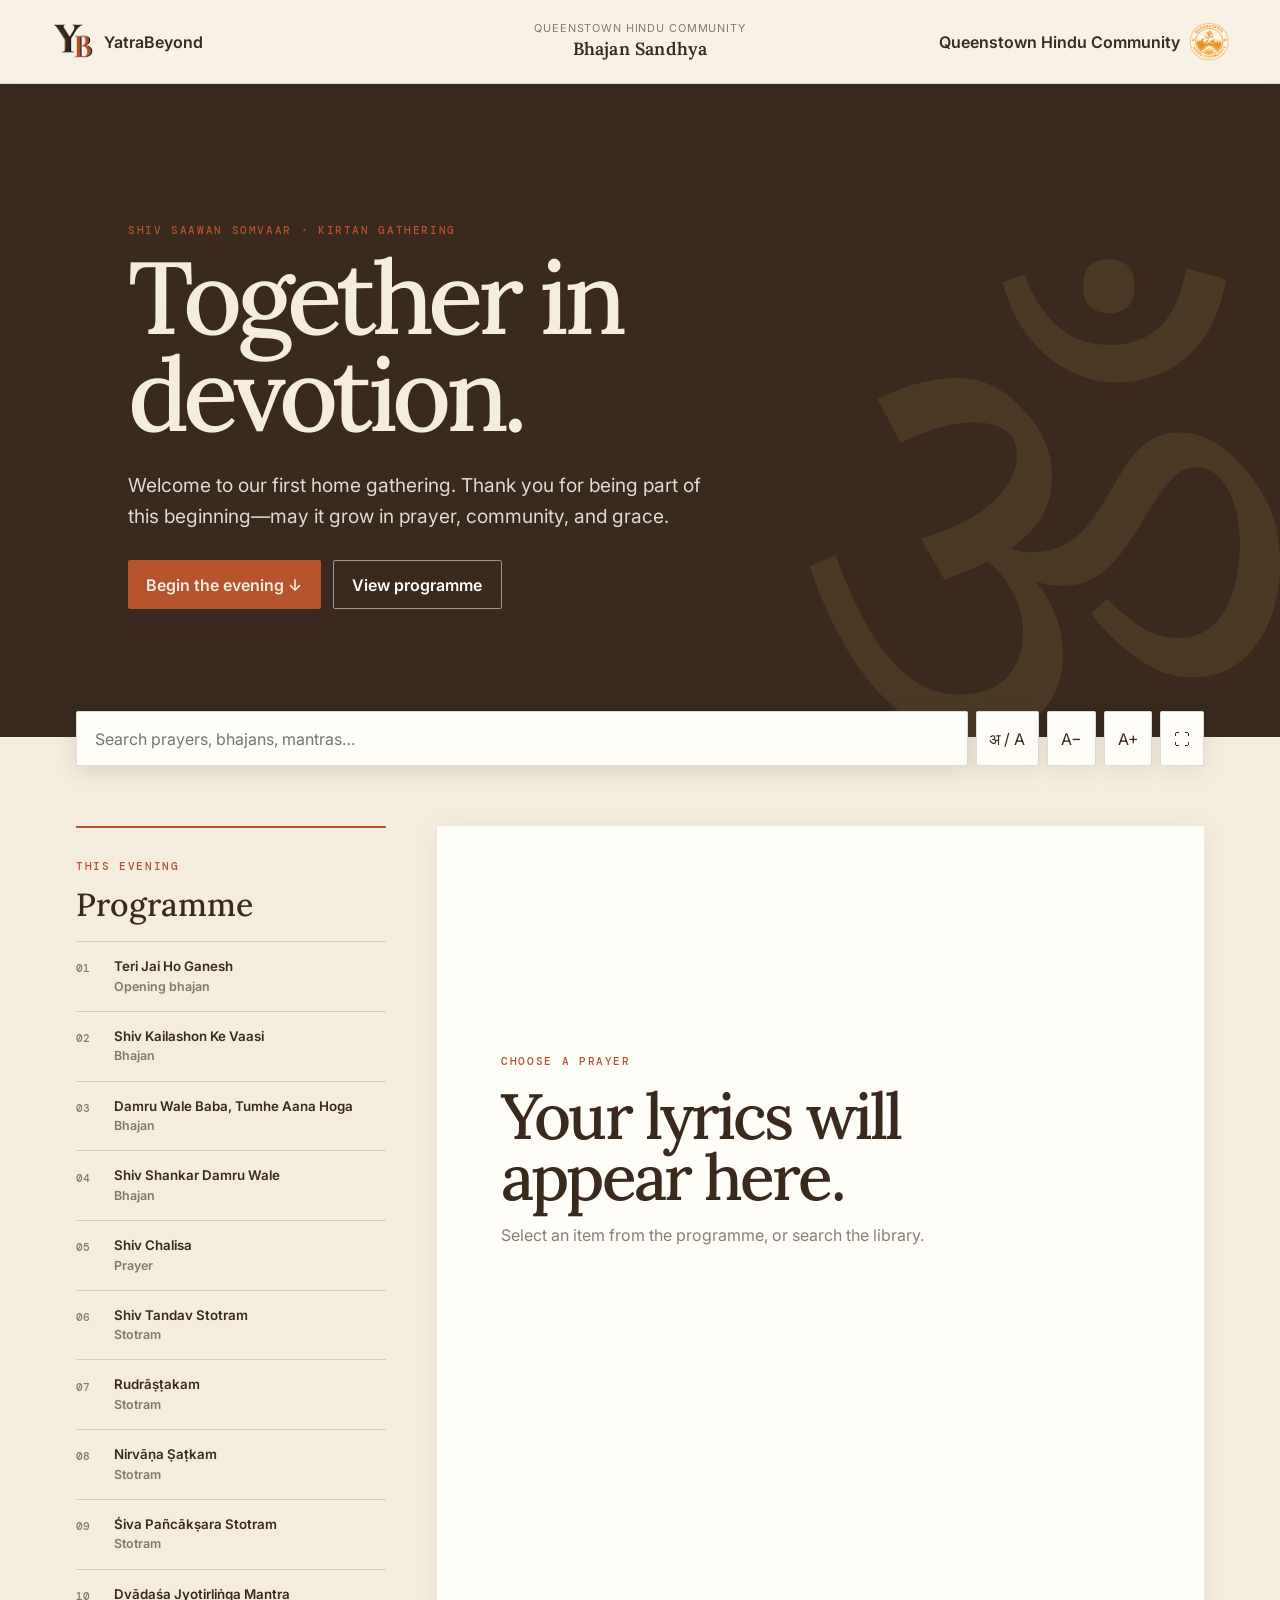
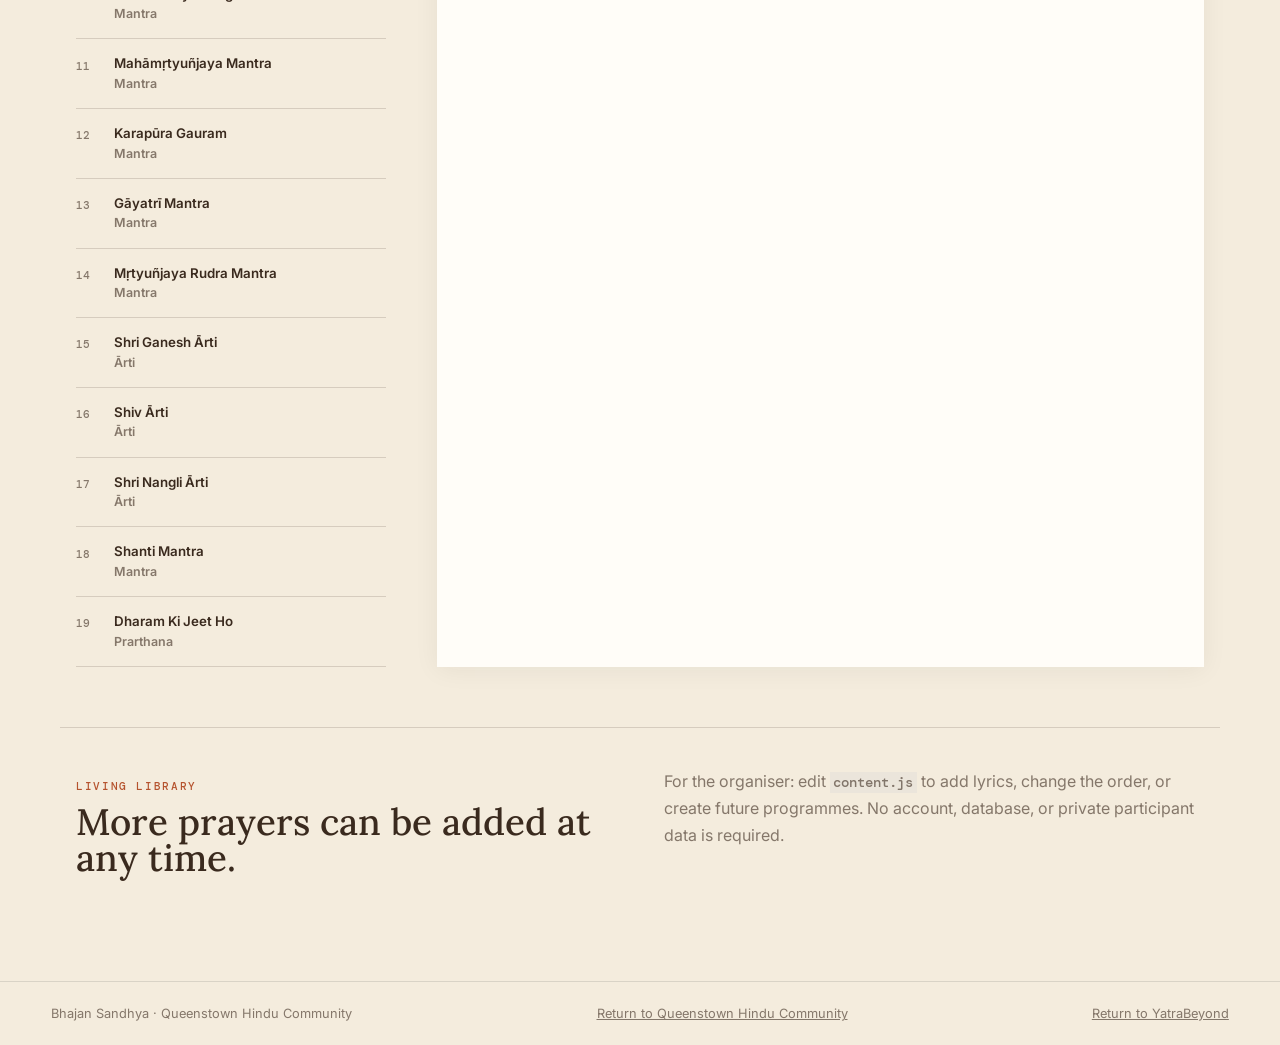
<file: SaawanSomvaar/index.html>
<!doctype html>
<html lang="en">
  <head>
    <meta charset="UTF-8" />
    <meta name="viewport" content="width=device-width, initial-scale=1.0" />
    <meta name="description" content="A TV-friendly lyrics companion for Queenstown Hindu Community Bhajan Sandhya." />
    <meta name="theme-color" content="#3A2A1E" />
    <title>Bhajan Sandhya | Queenstown Hindu Community</title>
    <link rel="preconnect" href="https://fonts.googleapis.com" />
    <link rel="preconnect" href="https://fonts.gstatic.com" crossorigin />
    <link href="https://fonts.googleapis.com/css2?family=DM+Mono:wght@400;500&family=Inter:opsz,wght@14..32,400;14..32,500;14..32,600;14..32,700&family=Noto+Serif+Devanagari:wght@400;500;600;700&family=Tiro+Devanagari+Hindi:ital@0;1&family=Lora:ital,wght@0,400;0,500;0,600;0,700;1,400&display=swap" rel="stylesheet" />
    <link rel="stylesheet" href="styles.css" />
    <link rel="stylesheet" href="fullscreen.css" />
    <link rel="stylesheet" href="branding.css" />
  </head>
  <body>
    <a class="skip-link" href="#main">Skip to lyrics</a>
    <header class="site-header">
      <a class="brand brand-yb" href="https://yatrabeyond.com" target="_blank" rel="noopener noreferrer" aria-label="Visit YatraBeyond">
        <span class="yb-logo-frame"><img src="YBpng.png" alt="YatraBeyond" /></span><span class="brand-label">YatraBeyond</span>
      </a>
      <div class="header-title"><span>Queenstown Hindu Community</span><strong>Bhajan Sandhya</strong></div>
      <a class="brand brand-qhc" href="/" aria-label="Return to Queenstown Hindu Community main site">
        <span class="brand-label">Queenstown Hindu Community</span><img class="qhc-logo" src="QHC.png" alt="Queenstown Hindu Community logo" />
      </a>
    </header>

    <main id="main">
      <section id="welcome" class="welcome" aria-labelledby="welcome-title">
        <p class="eyebrow">Shiv Saawan Somvaar · Kirtan gathering</p>
        <h1 id="welcome-title">Together in devotion.</h1>
        <p class="welcome-copy">Welcome to our first home gathering. Thank you for being part of this beginning—may it grow in prayer, community, and grace.</p>
        <div class="welcome-actions">
          <button class="button button-primary" id="start-programme">Begin the evening <span aria-hidden="true">↓</span></button>
          <button class="button button-quiet" id="open-programme">View programme</button>
        </div>
      </section>

      <section class="controls" aria-label="Lyrics controls">
        <label class="search"><span class="sr-only">Search lyrics and titles</span><input id="search" type="search" autocomplete="off" placeholder="Search prayers, bhajans, mantras…" /></label>
        <button class="icon-button" id="toggle-roman" aria-pressed="false" title="Show or hide Roman transliteration">अ / A</button>
        <button class="icon-button" id="font-down" title="Decrease text size">A−</button>
        <button class="icon-button" id="font-up" title="Increase text size">A+</button>
        <button class="icon-button" id="fullscreen" title="Fullscreen for TV">⛶</button>
      </section>

      <section class="app-layout">
        <aside class="programme-panel" aria-label="Programme order">
          <div class="panel-heading"><p class="eyebrow">This evening</p><h2>Programme</h2></div>
          <nav id="programme-list" class="programme-list"></nav>
        </aside>
        <article class="lyrics-panel" aria-live="polite">
          <button type="button" id="exit-fullscreen" class="exit-fullscreen-btn" aria-label="Exit fullscreen">✕ Exit fullscreen</button>
          <div id="empty-state" class="empty-state"><p class="eyebrow">Choose a prayer</p><h2>Your lyrics will appear here.</h2><p>Select an item from the programme, or search the library.</p></div>
          <div id="lyrics-view" hidden>
            <div class="lyrics-topline"><span id="item-category"></span><span id="item-number"></span></div>
            <h2 id="item-title"></h2>
            <p id="item-subtitle" class="item-subtitle"></p>
            <p id="item-note" class="item-note" hidden></p>
            <div id="lyrics-content" class="lyrics-content"></div>
            <div class="lyrics-footer"><span id="source-note"></span><a href="https://yatrabeyond.com" target="_blank" rel="noopener noreferrer">YatraBeyond.com ↗</a></div>
          </div>
        </article>
      </section>

      <section id="library" class="library" aria-labelledby="library-title">
        <div><p class="eyebrow">Living library</p><h2 id="library-title">More prayers can be added at any time.</h2></div>
        <p>For the organiser: edit <code>content.js</code> to add lyrics, change the order, or create future programmes. No account, database, or private participant data is required.</p>
      </section>
    </main>
    <footer><span>Bhajan Sandhya · Queenstown Hindu Community</span><a href="/">Return to Queenstown Hindu Community</a><a href="https://yatrabeyond.com" target="_blank" rel="noopener noreferrer">Return to YatraBeyond</a></footer>
    <script src="content.js"></script>
    <script src="app.js"></script>
  </body>
</html>
</file>
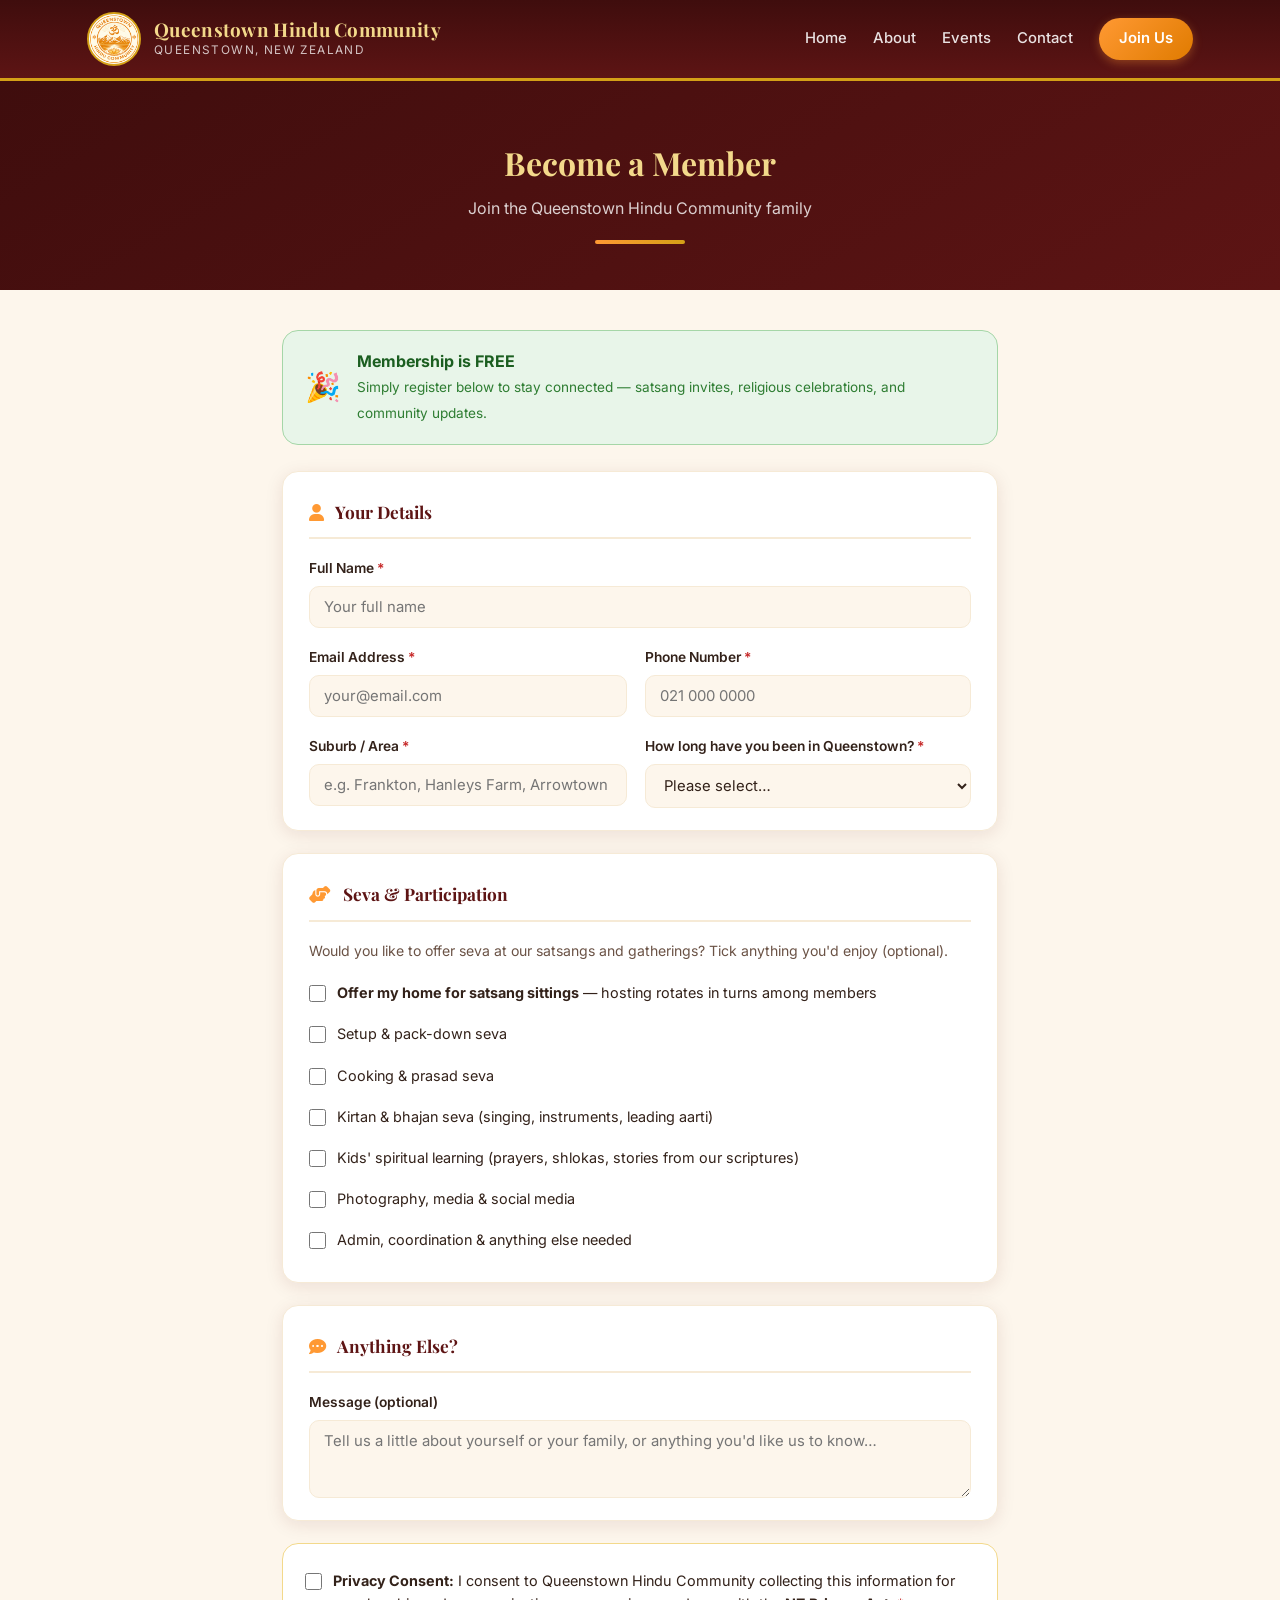
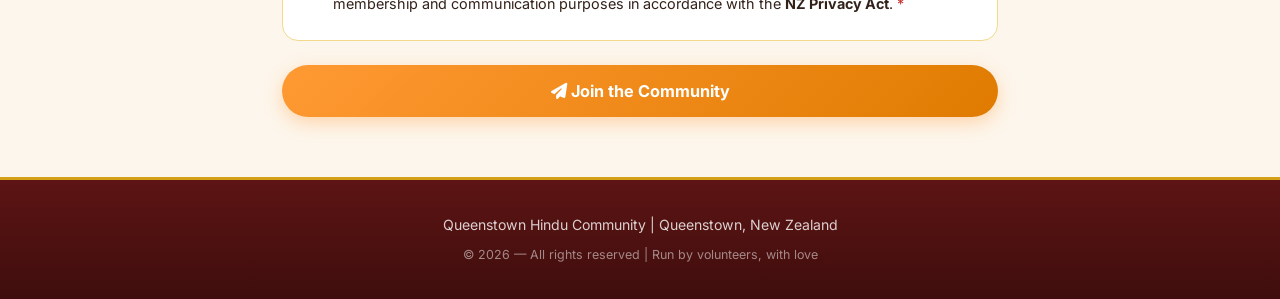
<file: form.html>
<!DOCTYPE html>
<html lang="en-NZ">
<head>
  <meta charset="UTF-8">
  <meta name="viewport" content="width=device-width, initial-scale=1.0">
  <title>Join Us | Queenstown Hindu Community</title>
  <meta name="description" content="Become a member of Queenstown Hindu Community — free to join. Connect with Hindu families in Queenstown, New Zealand.">
  <meta name="robots" content="index, follow">
  <link rel="canonical" href="https://queenstownhinducommunity.netlify.app/form.html">
  <meta property="og:title" content="Become a Member | Queenstown Hindu Community">
  <meta property="og:description" content="Join Queenstown Hindu Community — free membership. Satsang invites, religious celebrations and community updates.">
  <meta property="og:type" content="website">
  <meta property="og:site_name" content="Queenstown Hindu Community">
  <meta property="og:url" content="https://queenstownhinducommunity.netlify.app/form.html">
  <meta property="og:image" content="https://queenstownhinducommunity.netlify.app/logo.png">
  <meta property="og:locale" content="en_NZ">
  <link rel="stylesheet" href="styles.css">
  <link rel="stylesheet" href="https://cdnjs.cloudflare.com/ajax/libs/font-awesome/6.4.0/css/all.min.css">
  <link href="https://fonts.googleapis.com/css2?family=Playfair+Display:wght@500;600;700&family=Inter:wght@300;400;500;600;700&display=swap" rel="stylesheet">
  <link rel="icon" type="image/png" href="logo.png">
</head>
<body>

  <!-- Navigation -->
  <nav class="navbar">
    <div class="nav-container">
      <div class="logo-container">
        <img src="logo.png" alt="Queenstown Hindu Community Logo" class="logo-img"
             onerror="if(!this.dataset.f){this.dataset.f=1;this.src='logo.jpg';}else{this.style.display='none';}">
        <div class="site-title">
          <span class="brand-name">Queenstown Hindu Community</span>
          <p>Queenstown, New Zealand</p>
        </div>
      </div>
      <button class="mobile-menu-btn" id="mobileMenuBtn" aria-label="Toggle menu">
        <i class="fas fa-bars"></i>
      </button>
      <div class="nav-links" id="navLinks">
        <a href="index.html">Home</a>
        <a href="index.html#about">About</a>
        <a href="index.html#events">Events</a>
        <a href="index.html#contact">Contact</a>
        <a href="form.html" class="nav-cta">Join Us</a>
      </div>
    </div>
  </nav>

  <!-- Page Header -->
  <div class="page-header">
    <h1>Become a Member</h1>
    <p>Join the Queenstown Hindu Community family</p>
    <div class="title-border"></div>
  </div>

  <div class="form-wrap">

    <!-- Free membership notice -->
    <div class="fee-badge">
      <div class="fee-badge-icon">&#127881;</div>
      <div class="fee-badge-text">
        <strong>Membership is FREE</strong>
        <span>Simply register below to stay connected &mdash; satsang invites, religious celebrations, and community updates.</span>
      </div>
    </div>

    <form id="membershipForm" novalidate>

      <!-- Web3Forms key — delivers to queenstownhinducommunity@gmail.com -->
      <input type="hidden" name="access_key" value="e9e6f62a-c6ad-4835-8d02-8b5a0ebeff45">
      <input type="hidden" name="subject" value="NEW Membership — Queenstown Hindu Community">
      <input type="hidden" name="from_name" value="QHC Membership Form">
      <!-- Spam honeypot -->
      <input type="checkbox" name="botcheck" style="display:none" tabindex="-1" autocomplete="off">

      <!-- ─── 1. Your Details ─────────────────────────────── -->
      <div class="form-section-block">
        <h3><i class="fas fa-user"></i> Your Details</h3>
        <div class="form-grid">
          <div class="form-field field-full">
            <label for="fullName">Full Name <span class="req">*</span></label>
            <input type="text" id="fullName" name="Full Name" placeholder="Your full name" required>
          </div>
          <div class="form-field">
            <label for="email">Email Address <span class="req">*</span></label>
            <input type="email" id="email" name="Email" placeholder="your@email.com" required>
          </div>
          <div class="form-field">
            <label for="phone">Phone Number <span class="req">*</span></label>
            <input type="tel" id="phone" name="Phone" placeholder="021 000 0000" required>
          </div>
          <div class="form-field">
            <label for="suburb">Suburb / Area <span class="req">*</span></label>
            <input type="text" id="suburb" name="Suburb" placeholder="e.g. Frankton, Hanleys Farm, Arrowtown" required>
          </div>
          <div class="form-field">
            <label for="timeInQt">How long have you been in Queenstown? <span class="req">*</span></label>
            <select id="timeInQt" name="Time in Queenstown" required>
              <option value="" disabled selected>Please select&hellip;</option>
              <option>Less than 1 year</option>
              <option>1 – 3 years</option>
              <option>3 – 5 years</option>
              <option>5 – 10 years</option>
              <option>More than 10 years</option>
              <option>Not in Queenstown yet — moving soon</option>
            </select>
          </div>
        </div>
      </div>

      <!-- ─── 2. Volunteering / Seva ─────────────────────── -->
      <div class="form-section-block">
        <h3><i class="fas fa-hands-helping"></i> Seva &amp; Participation</h3>
        <p style="font-size:.88rem;color:var(--ink-soft);margin-bottom:10px;">
          Would you like to offer seva at our satsangs and gatherings? Tick anything you'd enjoy (optional).
        </p>
        <div class="checkbox-item">
          <input type="checkbox" id="vol0" name="Seva - Host Sittings" value="Yes">
          <label for="vol0"><strong>Offer my home for satsang sittings</strong> &mdash; hosting rotates in turns among members</label>
        </div>
        <div class="checkbox-item">
          <input type="checkbox" id="vol1" name="Seva - Setup" value="Yes">
          <label for="vol1">Setup &amp; pack-down seva</label>
        </div>
        <div class="checkbox-item">
          <input type="checkbox" id="vol2" name="Seva - Cooking" value="Yes">
          <label for="vol2">Cooking &amp; prasad seva</label>
        </div>
        <div class="checkbox-item">
          <input type="checkbox" id="vol3" name="Seva - Kirtan" value="Yes">
          <label for="vol3">Kirtan &amp; bhajan seva (singing, instruments, leading aarti)</label>
        </div>
        <div class="checkbox-item">
          <input type="checkbox" id="vol4" name="Seva - Kids Learning" value="Yes">
          <label for="vol4">Kids' spiritual learning (prayers, shlokas, stories from our scriptures)</label>
        </div>
        <div class="checkbox-item">
          <input type="checkbox" id="vol5" name="Seva - Media" value="Yes">
          <label for="vol5">Photography, media &amp; social media</label>
        </div>
        <div class="checkbox-item">
          <input type="checkbox" id="vol6" name="Seva - Admin" value="Yes">
          <label for="vol6">Admin, coordination &amp; anything else needed</label>
        </div>
      </div>

      <!-- ─── 3. Anything else ───────────────────────────── -->
      <div class="form-section-block">
        <h3><i class="fas fa-comment-dots"></i> Anything Else?</h3>
        <div class="form-grid">
          <div class="form-field field-full">
            <label for="message">Message (optional)</label>
            <textarea id="message" name="Message" rows="3" placeholder="Tell us a little about yourself or your family, or anything you'd like us to know&hellip;"></textarea>
          </div>
        </div>
      </div>

      <!-- ─── 4. Privacy Consent ─────────────────────────── -->
      <div class="privacy-block" style="margin-bottom:24px;">
        <div class="checkbox-item">
          <input type="checkbox" id="privacy" name="Privacy Consent" value="Agreed" required>
          <label for="privacy">
            <strong>Privacy Consent:</strong> I consent to Queenstown Hindu Community collecting this
            information for membership and communication purposes in accordance with the
            <strong>NZ Privacy Act</strong>. <span class="req">*</span>
          </label>
        </div>
      </div>

      <!-- Submit -->
      <button type="submit" class="submit-btn" id="submitBtn">
        <i class="fas fa-paper-plane"></i> Join the Community
      </button>

      <!-- Inline result messages -->
      <div class="result-msg success" id="successMsg">
        <i class="fas fa-check-circle"></i>
        <strong>Welcome to the Community!</strong>
        Your registration has been received. We'll be in touch and keep you posted about upcoming
        satsangs and religious celebrations. In the meantime, follow us on
        <a href="https://facebook.com/queenstownhinducommunity" target="_blank" rel="noopener noreferrer" style="color:var(--success);font-weight:700;">Facebook</a>.
      </div>

      <div class="result-msg error" id="errorMsg">
        <i class="fas fa-exclamation-circle"></i>
        <strong>Submission Failed</strong>
        Something went wrong sending your registration. Please try again, or contact us directly at
        <a href="mailto:queenstownhinducommunity@gmail.com" style="color:var(--error);font-weight:600;">
          queenstownhinducommunity@gmail.com
        </a>
      </div>

    </form>
  </div>

  <!-- Footer -->
  <footer class="footer">
    <p>Queenstown Hindu Community | Queenstown, New Zealand</p>
    <p class="copyright">&copy; 2026 &mdash; All rights reserved | Run by volunteers, with love</p>
  </footer>

  <script>
    // Mobile menu
    const mobileBtn = document.getElementById('mobileMenuBtn');
    const navLinks  = document.getElementById('navLinks');
    if (mobileBtn) mobileBtn.addEventListener('click', () => navLinks.classList.toggle('active'));

    // Form submission via fetch (AJAX) — no page redirect
    document.getElementById('membershipForm').addEventListener('submit', async function (e) {
      e.preventDefault();

      const form      = this;
      const btn       = document.getElementById('submitBtn');
      const successEl = document.getElementById('successMsg');
      const errorEl   = document.getElementById('errorMsg');

      successEl.style.display = 'none';
      errorEl.style.display   = 'none';

      if (!form.checkValidity()) {
        form.reportValidity();
        return;
      }

      btn.disabled = true;
      btn.innerHTML = '<i class="fas fa-spinner fa-spin"></i> Submitting&hellip;';

      try {
        const object = {};
        new FormData(form).forEach((val, key) => { object[key] = val; });

        const res  = await fetch('https://api.web3forms.com/submit', {
          method:  'POST',
          headers: { 'Content-Type': 'application/json', 'Accept': 'application/json' },
          body:    JSON.stringify(object)
        });
        const data = await res.json();

        if (data.success) {
          successEl.style.display = 'block';
          successEl.scrollIntoView({ behavior: 'smooth', block: 'center' });
          btn.style.display = 'none';
          form.querySelectorAll('input, textarea, select, button').forEach(el => el.disabled = true);
        } else {
          throw new Error(data.message || 'Submission failed');
        }
      } catch (err) {
        errorEl.style.display = 'block';
        errorEl.scrollIntoView({ behavior: 'smooth', block: 'center' });
        btn.disabled = false;
        btn.innerHTML = '<i class="fas fa-paper-plane"></i> Try Again';
      }
    });
  </script>
</body>
</html>
</file>
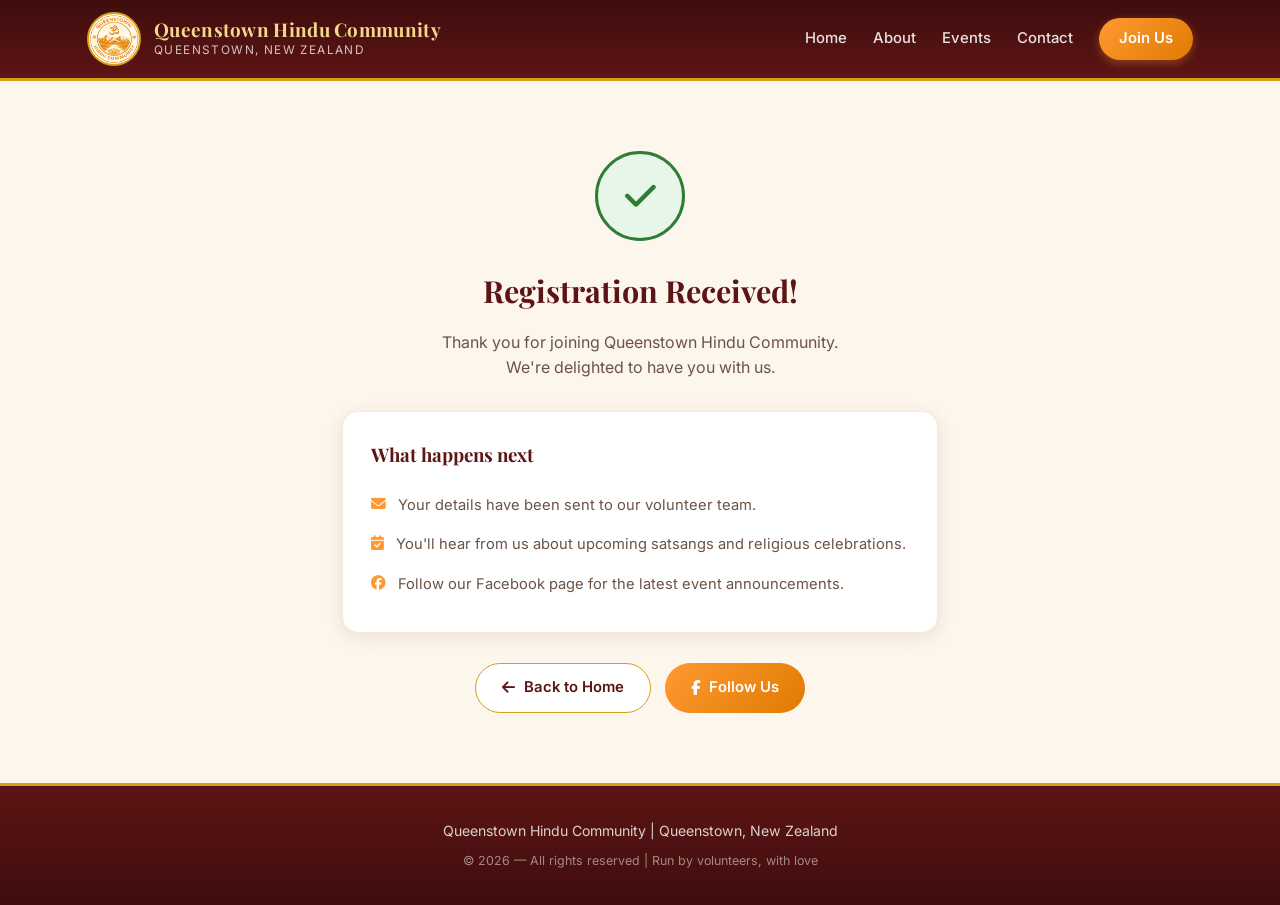
<file: success.html>
<!DOCTYPE html>
<html lang="en-NZ">
<head>
  <meta charset="UTF-8">
  <meta name="viewport" content="width=device-width, initial-scale=1.0">
  <title>Registration Received | Queenstown Hindu Community</title>
  <meta name="robots" content="noindex, nofollow">
  <link rel="stylesheet" href="styles.css">
  <link rel="stylesheet" href="https://cdnjs.cloudflare.com/ajax/libs/font-awesome/6.4.0/css/all.min.css">
  <link href="https://fonts.googleapis.com/css2?family=Playfair+Display:wght@500;600;700&family=Inter:wght@300;400;500;600;700&display=swap" rel="stylesheet">
  <link rel="icon" type="image/png" href="logo.png">
</head>
<body>

  <!-- Navigation -->
  <nav class="navbar">
    <div class="nav-container">
      <div class="logo-container">
        <img src="logo.png" alt="Queenstown Hindu Community Logo" class="logo-img"
             onerror="if(!this.dataset.f){this.dataset.f=1;this.src='logo.jpg';}else{this.style.display='none';}">
        <div class="site-title">
          <span class="brand-name">Queenstown Hindu Community</span>
          <p>Queenstown, New Zealand</p>
        </div>
      </div>
      <button class="mobile-menu-btn" id="mobileMenuBtn" aria-label="Toggle menu">
        <i class="fas fa-bars"></i>
      </button>
      <div class="nav-links" id="navLinks">
        <a href="index.html">Home</a>
        <a href="index.html#about">About</a>
        <a href="index.html#events">Events</a>
        <a href="index.html#contact">Contact</a>
        <a href="form.html" class="nav-cta">Join Us</a>
      </div>
    </div>
  </nav>

  <div class="success-wrap">

    <div class="success-icon-ring">
      <i class="fas fa-check"></i>
    </div>

    <h1>Registration Received!</h1>
    <p>
      Thank you for joining Queenstown Hindu Community.<br>
      We're delighted to have you with us.
    </p>

    <div class="success-info-box">
      <h3>What happens next</h3>
      <ul>
        <li>
          <i class="fas fa-envelope"></i>
          Your details have been sent to our volunteer team.
        </li>
        <li>
          <i class="fas fa-calendar-check"></i>
          You'll hear from us about upcoming satsangs and religious celebrations.
        </li>
        <li>
          <i class="fab fa-facebook"></i>
          Follow our Facebook page for the latest event announcements.
        </li>
      </ul>
    </div>

    <div class="action-buttons">
      <a href="index.html" class="btn-secondary">
        <i class="fas fa-arrow-left"></i> Back to Home
      </a>
      <a href="https://facebook.com/queenstownhinducommunity" target="_blank" rel="noopener noreferrer" class="btn-primary">
        <i class="fab fa-facebook-f"></i> Follow Us
      </a>
    </div>

  </div>

  <!-- Footer -->
  <footer class="footer">
    <p>Queenstown Hindu Community | Queenstown, New Zealand</p>
    <p class="copyright">&copy; 2026 &mdash; All rights reserved | Run by volunteers, with love</p>
  </footer>

  <script>
    const mobileBtn = document.getElementById('mobileMenuBtn');
    const navLinks  = document.getElementById('navLinks');
    if (mobileBtn) mobileBtn.addEventListener('click', () => navLinks.classList.toggle('active'));
  </script>
</body>
</html>
</file>
<file: SaawanSomvaar/styles.css>
:root{--ink:#3A2A1E;--pine:#3A2A1E;--saffron:#B5532E;--cream:#F4ECDD;--paper:#FFFDF8;--muted:rgba(58,42,30,.6);--line:rgba(58,42,30,.16);--size:1}*{box-sizing:border-box}html{scroll-behavior:smooth}body{margin:0;background:var(--cream);color:var(--ink);font-family:"Inter",system-ui,sans-serif;font-size:16px}.skip-link{position:absolute;left:-999px}.skip-link:focus{left:1rem;top:1rem;z-index:5;background:#fff;padding:.6rem}.site-header{height:84px;padding:0 clamp(1rem,4vw,4.5rem);display:grid;grid-template-columns:1fr auto 1fr;align-items:center;border-bottom:1px solid rgba(29,37,37,.12);background:rgba(247,241,232,.92);position:sticky;top:0;z-index:3;backdrop-filter:blur(12px)}.brand{display:flex;align-items:center;gap:.55rem;color:var(--ink);text-decoration:none;font-weight:600}.brand-qhc{justify-self:end}.logo-slot{width:32px;height:32px;border:1px solid var(--saffron);border-radius:50%;display:grid;place-items:center;color:var(--saffron);font:500 .7rem "DM Mono",monospace}.header-title{text-align:center;line-height:1.1;font-size:.68rem;letter-spacing:.08em;text-transform:uppercase;color:var(--muted)}.header-title strong{display:block;font:600 1.1rem "Lora",serif;letter-spacing:.01em;text-transform:none;color:var(--ink);margin-top:.15rem}.welcome{min-height:clamp(370px,55vh,590px);padding:clamp(4.5rem,10vw,9rem) clamp(1rem,10vw,12rem);position:relative;overflow:hidden;background:var(--ink);color:var(--cream)}.welcome:after{content:"ॐ";position:absolute;right:-.05em;bottom:-.35em;color:rgba(227,181,94,.1);font:clamp(16rem,45vw,44rem) "Noto Serif Devanagari",serif;line-height:1}.eyebrow{margin:0 0:.9rem;text-transform:uppercase;letter-spacing:.15em;font:500 .68rem "DM Mono",monospace;color:var(--saffron)}.welcome .eyebrow{color:var(--saffron)}h1,h2{font-family:"Lora",Georgia,serif;font-weight:500}.welcome h1{position:relative;font-size:clamp(3.25rem,8vw,7rem);line-height:.95;letter-spacing:-.055em;max-width:700px;margin:0}.welcome-copy{position:relative;max-width:600px;line-height:1.65;font-size:clamp(1rem,1.5vw,1.2rem);color:#dedbd2;margin:1.7rem 0}.welcome-actions{position:relative;display:flex;gap:.75rem;flex-wrap:wrap}.button,.icon-button{font:inherit;border:0;cursor:pointer}.button{padding:.85rem 1.15rem;border-radius:2px;font-weight:600}.button-primary{background:var(--saffron);color:var(--cream)}.button-quiet{border:1px solid rgba(255,255,255,.5);background:transparent;color:white}.controls{margin:-1.65rem auto 0;position:relative;z-index:2;max-width:1160px;padding:0 1rem;display:flex;gap:.5rem}.search{flex:1;background:var(--paper);box-shadow:0 5px 22px rgba(31,36,32,.12);border:1px solid var(--line);border-radius:2px}.search input{width:100%;padding:1.05rem 1.1rem;border:0;background:transparent;font:inherit;color:var(--ink);outline-offset:-3px}.icon-button{background:var(--paper);padding:.7rem .8rem;border:1px solid var(--line);box-shadow:0 5px 22px rgba(31,36,32,.08);border-radius:2px;color:var(--ink)}.icon-button[aria-pressed="true"]{background:var(--pine);color:white}.app-layout{display:grid;grid-template-columns:minmax(235px,310px) minmax(0,1fr);gap:clamp(1.5rem,4vw,4rem);max-width:1160px;margin:3.75rem auto;padding:0 1rem}.programme-panel{border-top:2px solid var(--saffron)}.panel-heading{padding:1.25rem 0 1rem;border-bottom:1px solid var(--line)}.panel-heading h2{font-size:2rem;margin:0}.programme-list{display:flex;flex-direction:column}.programme-item{width:100%;padding:1rem 0;text-align:left;border:0;border-bottom:1px solid var(--line);background:transparent;cursor:pointer;color:var(--ink);display:grid;grid-template-columns:2rem 1fr;gap:.4rem;font-family:inherit}.programme-item:hover,.programme-item[aria-current="true"]{color:var(--saffron)}.programme-item small{font:500 .7rem "DM Mono",monospace;color:var(--muted);padding-top:.2rem}.programme-item span{font-weight:600;line-height:1.3}.programme-item em{display:block;font-style:normal;color:var(--muted);font-size:.78rem;margin-top:.2rem}.lyrics-panel{background:var(--paper);min-height:680px;padding:clamp(1.5rem,5vw,5rem);box-shadow:0 3px 24px rgba(31,36,32,.06)}.empty-state{max-width:430px;padding-top:clamp(5rem,17vh,12rem)}.empty-state h2{font-size:clamp(2.4rem,4vw,4rem);line-height:1;margin:.2rem 0 1rem}.empty-state p:last-child{line-height:1.6;color:var(--muted)}.lyrics-topline{display:flex;justify-content:space-between;gap:1rem;color:var(--muted);font:500 .68rem "DM Mono",monospace;text-transform:uppercase;letter-spacing:.08em}.lyrics-panel h2{font-size:clamp(2.6rem,5vw,5rem);line-height:.95;letter-spacing:-.045em;margin:1.1rem 0 .8rem}.item-subtitle{font-size:1.05rem;color:var(--muted);margin:0 0 1.8rem;line-height:1.45}.item-note{border-left:2px solid var(--saffron);padding:.65rem 1rem;background:#fff8e9;color:#625030;line-height:1.5}.lyrics-content{font-size:calc(1.08rem * var(--size));line-height:1.63;text-align:center}.verse{padding:1.55rem 0;border-top:1px solid var(--line)}.verse-label{margin:0 0 .6rem;font:600 .68rem "DM Mono",monospace;text-transform:uppercase;letter-spacing:.12em;color:var(--saffron)}.verse-doha{margin:1.4rem 0;padding:1.4rem 1.6rem;border-top:none;border-left:3px solid var(--saffron);background:var(--cream);border-radius:2px}.verse-doha .devanagari{font-style:italic}.devanagari{font-family:"Noto Serif Devanagari","Tiro Devanagari Hindi",serif;font-size:calc(1.46em * var(--size));line-height:1.55;white-space:pre-line}.roman{font-family:"Lora",Georgia,serif;font-size:calc(1em * var(--size));line-height:1.55;color:#5a615c;white-space:pre-line;margin-top:.42rem}.roman[hidden]{display:none}.placeholder{padding:1.25rem;background:#fff8e9;border:1px dashed #d8c18c;color:#625030;line-height:1.6}.lyrics-footer{margin-top:3rem;padding-top:1rem;border-top:1px solid var(--line);display:flex;justify-content:space-between;gap:1rem;font-size:.8rem;color:var(--muted)}.lyrics-footer a,footer a{color:inherit}.library{max-width:1160px;margin:0 auto 4rem;padding:2.5rem 1rem;border-top:1px solid var(--line);display:grid;grid-template-columns:1fr 1fr;gap:3rem}.library h2{font-size:2.3rem;line-height:1;margin:0}.library>p{margin:0;line-height:1.7;color:var(--muted)}code{font:500 .85em "DM Mono",monospace;background:#ebe5db;padding:.15em .25em}footer{border-top:1px solid rgba(29,37,37,.12);padding:1.5rem clamp(1rem,4vw,4.5rem);display:flex;justify-content:space-between;gap:1rem;font-size:.8rem;color:var(--muted)}.sr-only{position:absolute;width:1px;height:1px;overflow:hidden;clip:rect(0,0,0,0)}@media(max-width:700px){.site-header{height:65px;grid-template-columns:1fr auto}.header-title{display:none}.brand-yb span:last-child{display:none}.app-layout{grid-template-columns:1fr;margin-top:2.5rem}.programme-panel{order:2}.lyrics-panel{min-height:500px}.library{grid-template-columns:1fr;gap:1.25rem}.controls{gap:.3rem}.icon-button{padding:.7rem .55rem}.welcome{padding-top:5rem}.brand-qhc span:first-child{display:none}}@media print{.site-header,.welcome,.controls,.programme-panel,.library,footer{display:none}.app-layout{display:block;margin:0;padding:0}.lyrics-panel{box-shadow:none;padding:0}.roman{display:block!important}}
</file>
<file: SaawanSomvaar/fullscreen.css>
/* The normal lyrics card remains centred; fullscreen turns that card into the TV reader. */
.lyrics-panel:fullscreen {
  width: 100vw;
  height: 100vh;
  min-height: 0;
  overflow-y: auto;
  padding: clamp(2rem, 5vw, 7rem) clamp(2rem, 9vw, 13rem);
  background: var(--paper);
  box-shadow: none;
}

.lyrics-panel:fullscreen #lyrics-view {
  max-width: min(100%, 1500px);
  margin: 0 auto;
}

.lyrics-panel:fullscreen h2 { font-size: clamp(3.5rem, 7vw, 8rem); }
.lyrics-panel:fullscreen .lyrics-content { font-size: clamp(1.35rem, 2.05vw, 2.55rem); line-height: 1.55; }
.lyrics-panel:fullscreen .verse { padding: 2.1rem 0; }
.lyrics-panel:fullscreen .verse-doha { padding: 1.8rem 2.2rem; }
.lyrics-panel:fullscreen .lyrics-topline,
.lyrics-panel:fullscreen .lyrics-footer { font-size: clamp(.8rem, 1vw, 1.05rem); }

/* Mouse-only escape hatch: the main toolbar's fullscreen button lives outside
   .lyrics-panel, so it disappears once fullscreen engages. This button lives
   inside the fullscreened element itself, so it stays reachable. Esc still works too. */
.exit-fullscreen-btn { display: none; }
.lyrics-panel:fullscreen .exit-fullscreen-btn {
  display: inline-flex;
  align-items: center;
  gap: .4rem;
  position: fixed;
  top: 1.5rem;
  right: 1.5rem;
  z-index: 20;
  padding: .6rem 1rem;
  border: 1px solid var(--line);
  border-radius: 999px;
  background: var(--paper);
  color: var(--ink);
  font: 500 .8rem "Inter", system-ui, sans-serif;
  box-shadow: 0 5px 22px rgba(31, 36, 32, .12);
  cursor: pointer;
}
.lyrics-panel:fullscreen .exit-fullscreen-btn:hover { border-color: var(--saffron); color: var(--saffron); }
</file>
<file: SaawanSomvaar/branding.css>
.yb-logo-frame {
  width: 44px;
  height: 38px;
  overflow: hidden;
  display: block;
  position: relative;
}

.yb-logo-frame img {
  width: 64px;
  height: 64px;
  max-width: none;
  position: absolute;
  left: -10px;
  top: -14px;
  mix-blend-mode: multiply;
}

.qhc-logo {
  width: 40px;
  height: 40px;
  object-fit: contain;
}

@media (max-width: 700px) {
  .brand-yb .brand-label,
  .brand-qhc .brand-label { display: none; }
}
</file>
<file: styles.css>
/* =====================================================
   Queenstown Hindu Community — styles.css
   Theme: warm saffron / deep maroon / gold — temple-inspired
   ===================================================== */

:root {
  --maroon:      #5d1414;
  --maroon-dark: #3f0d0d;
  --saffron:     #ff9933;
  --saffron-dk:  #e07b00;
  --gold:        #d4a017;
  --gold-lt:     #f3d98b;
  --cream:       #fdf6ec;
  --cream-dk:    #f6ead6;
  --ink:         #33221a;
  --ink-soft:    #6b5346;
  --white:       #ffffff;
  --success:     #2e7d32;
  --success-lt:  #e8f5e9;
  --error:       #c62828;
  --error-lt:    #ffebee;
  --radius:      10px;
  --radius-lg:   16px;
  --shadow:      0 4px 18px rgba(93, 20, 20, .10);
  --shadow-lg:   0 10px 34px rgba(93, 20, 20, .18);
}

* { margin: 0; padding: 0; box-sizing: border-box; }

html { scroll-behavior: smooth; }

body {
  font-family: 'Inter', system-ui, -apple-system, sans-serif;
  background: var(--cream);
  color: var(--ink);
  line-height: 1.6;
}

h1, h2, h3, .site-title .brand-name {
  font-family: 'Playfair Display', Georgia, serif;
}

/* ── Navbar ─────────────────────────────────────────── */
.navbar {
  background: linear-gradient(180deg, var(--maroon-dark), var(--maroon));
  border-bottom: 3px solid var(--gold);
  position: sticky;
  top: 0;
  z-index: 100;
}

.nav-container {
  max-width: 1150px;
  margin: 0 auto;
  padding: 12px 22px;
  display: flex;
  align-items: center;
  justify-content: space-between;
  gap: 14px;
  position: relative;
}

.logo-container {
  display: flex;
  align-items: center;
  gap: 13px;
  min-width: 0;
}

.logo-img {
  width: 54px;
  height: 54px;
  border-radius: 50%;
  background: var(--white);
  border: 2px solid var(--gold);
  object-fit: cover;
  flex-shrink: 0;
}

.site-title .brand-name {
  display: block;
  color: var(--gold-lt);
  font-size: 1.18rem;
  line-height: 1.25;
  font-weight: 700;
  letter-spacing: .3px;
}

.site-title p {
  color: rgba(255, 255, 255, .75);
  font-size: .74rem;
  letter-spacing: 1.4px;
  text-transform: uppercase;
}

.nav-links {
  display: flex;
  align-items: center;
  gap: 26px;
}

.nav-links a {
  color: rgba(255, 255, 255, .88);
  text-decoration: none;
  font-size: .93rem;
  font-weight: 500;
  transition: color .2s;
}

.nav-links a:hover { color: var(--saffron); }

.nav-links a.nav-cta {
  background: linear-gradient(135deg, var(--saffron), var(--saffron-dk));
  color: var(--white);
  padding: 9px 20px;
  border-radius: 999px;
  font-weight: 600;
  box-shadow: 0 3px 10px rgba(255, 153, 51, .35);
}

.nav-links a.nav-cta:hover { filter: brightness(1.08); color: var(--white); }

.mobile-menu-btn {
  display: none;
  background: none;
  border: none;
  color: var(--gold-lt);
  font-size: 1.5rem;
  cursor: pointer;
}

/* ── Hero ───────────────────────────────────────────── */
.hero {
  position: relative;
  background:
    radial-gradient(circle at 15% 20%, rgba(255, 153, 51, .28), transparent 45%),
    radial-gradient(circle at 85% 80%, rgba(212, 160, 23, .22), transparent 45%),
    linear-gradient(150deg, var(--maroon-dark) 0%, var(--maroon) 55%, #7a2c10 100%);
  color: var(--white);
  text-align: center;
  padding: 110px 24px 120px;
  overflow: hidden;
}

.hero::before {
  content: '\0950';           /* Om symbol watermark */
  position: absolute;
  right: -40px;
  bottom: -70px;
  font-size: 22rem;
  color: rgba(255, 255, 255, .05);
  font-family: Georgia, serif;
  pointer-events: none;
  line-height: 1;
}

.hero-overlay { display: none; }

.hero-content { position: relative; max-width: 820px; margin: 0 auto; }

.hero-eyebrow {
  display: inline-block;
  background: rgba(255, 255, 255, .1);
  border: 1px solid rgba(243, 217, 139, .45);
  color: var(--gold-lt);
  font-size: .8rem;
  letter-spacing: 2px;
  text-transform: uppercase;
  padding: 7px 18px;
  border-radius: 999px;
  margin-bottom: 22px;
}

.hero h1 {
  font-size: clamp(2rem, 5vw, 3.2rem);
  font-weight: 700;
  margin-bottom: 16px;
  line-height: 1.2;
}

.hero h1 span { color: var(--saffron); }

.hero p {
  font-size: 1.1rem;
  color: rgba(255, 255, 255, .85);
  margin-bottom: 26px;
}

.hero-badge {
  display: inline-block;
  background: rgba(0, 0, 0, .25);
  border: 1px solid rgba(255, 153, 51, .5);
  border-radius: 999px;
  padding: 10px 26px;
  font-size: .95rem;
  color: var(--gold-lt);
  letter-spacing: 1px;
  margin-bottom: 34px;
}

.hero-badge span { color: var(--saffron); }

.hero-btn {
  display: inline-flex;
  align-items: center;
  gap: 10px;
  background: linear-gradient(135deg, var(--saffron), var(--saffron-dk));
  color: var(--white);
  text-decoration: none;
  font-weight: 700;
  font-size: 1rem;
  padding: 15px 34px;
  border-radius: 999px;
  box-shadow: 0 6px 20px rgba(255, 153, 51, .4);
  transition: transform .2s, box-shadow .2s;
}

.hero-btn:hover { transform: translateY(-2px); box-shadow: 0 10px 26px rgba(255, 153, 51, .5); }

/* ── Sections ───────────────────────────────────────── */
.container {
  max-width: 1150px;
  margin: 0 auto;
  padding: 70px 22px 20px;
}

.section-title { text-align: center; margin-bottom: 44px; }

.section-title h2 {
  font-size: 2rem;
  color: var(--maroon);
  font-weight: 700;
}

.title-border {
  width: 90px;
  height: 4px;
  margin: 14px auto 0;
  border-radius: 4px;
  background: linear-gradient(90deg, var(--saffron), var(--gold));
}

/* ── Cards ──────────────────────────────────────────── */
.card-grid {
  display: grid;
  grid-template-columns: repeat(auto-fit, minmax(240px, 1fr));
  gap: 22px;
  margin-bottom: 44px;
}

.card {
  background: var(--white);
  border: 1px solid var(--cream-dk);
  border-top: 4px solid var(--gold);
  border-radius: var(--radius-lg);
  padding: 30px 24px;
  text-align: center;
  box-shadow: var(--shadow);
  transition: transform .2s, box-shadow .2s;
}

.card:hover { transform: translateY(-4px); box-shadow: var(--shadow-lg); }

.card-icon {
  width: 62px;
  height: 62px;
  margin: 0 auto 16px;
  border-radius: 50%;
  background: linear-gradient(135deg, var(--saffron), var(--gold));
  color: var(--white);
  display: flex;
  align-items: center;
  justify-content: center;
  font-size: 1.5rem;
}

.card h3 { color: var(--maroon); font-size: 1.15rem; margin-bottom: 10px; }

.card p { color: var(--ink-soft); font-size: .92rem; }

/* ── Mission / values boxes ─────────────────────────── */
.mission-vision {
  display: grid;
  grid-template-columns: repeat(auto-fit, minmax(280px, 1fr));
  gap: 22px;
  margin-bottom: 20px;
}

.mv-box {
  background: linear-gradient(160deg, var(--maroon-dark), var(--maroon));
  color: rgba(255, 255, 255, .88);
  border-radius: var(--radius-lg);
  padding: 28px 26px;
  border: 1px solid rgba(212, 160, 23, .35);
}

.mv-box h3 { color: var(--gold-lt); font-size: 1.1rem; margin-bottom: 10px; }

.mv-box p { font-size: .92rem; }

/* ── Notice banner ──────────────────────────────────── */
.address-warning {
  background: #fff6e6;
  border: 1.5px solid var(--saffron);
  border-left: 6px solid var(--saffron);
  border-radius: var(--radius);
  padding: 20px 24px;
  margin-bottom: 40px;
  font-size: .93rem;
  color: #7c4a00;
}

/* ── Events ─────────────────────────────────────────── */
.events-grid {
  display: grid;
  grid-template-columns: repeat(auto-fit, minmax(280px, 1fr));
  gap: 24px;
  margin-bottom: 30px;
}

.event-card {
  background: var(--white);
  border-radius: var(--radius-lg);
  overflow: hidden;
  border: 1px solid var(--cream-dk);
  box-shadow: var(--shadow);
  cursor: pointer;
  transition: transform .2s, box-shadow .2s;
}

.event-card:hover { transform: translateY(-4px); box-shadow: var(--shadow-lg); }

.event-card img { width: 100%; display: block; }

.event-label {
  padding: 13px 16px;
  font-size: .85rem;
  font-weight: 600;
  color: var(--maroon);
  background: var(--cream-dk);
  text-align: center;
  letter-spacing: .5px;
}

.no-events {
  grid-column: 1 / -1;
  text-align: center;
  padding: 46px 20px;
  background: var(--white);
  border: 1.5px dashed var(--gold);
  border-radius: var(--radius-lg);
  color: var(--ink-soft);
}

.no-events i { font-size: 2rem; color: var(--gold); margin-bottom: 12px; }

.loading-spinner {
  grid-column: 1 / -1;
  text-align: center;
  padding: 40px;
  color: var(--ink-soft);
}

/* ── Lightbox ───────────────────────────────────────── */
.lightbox {
  display: none;
  position: fixed;
  inset: 0;
  background: rgba(20, 5, 5, .92);
  z-index: 300;
  align-items: center;
  justify-content: center;
  padding: 30px;
}

.lightbox.active { display: flex; }

.lightbox-content { max-width: 92%; max-height: 88vh; border-radius: 8px; }

.lightbox-close {
  position: absolute;
  top: 18px;
  right: 26px;
  background: none;
  border: none;
  color: var(--white);
  font-size: 2.4rem;
  cursor: pointer;
}

/* ── Contact ────────────────────────────────────────── */
.contact-wrapper { margin-bottom: 30px; }

.contact-info-grid {
  display: grid;
  grid-template-columns: repeat(auto-fit, minmax(240px, 1fr));
  gap: 22px;
  margin-bottom: 36px;
}

.contact-card {
  background: var(--white);
  border: 1px solid var(--cream-dk);
  border-radius: var(--radius-lg);
  padding: 30px 22px;
  text-align: center;
  box-shadow: var(--shadow);
}

.contact-card i {
  font-size: 1.7rem;
  color: var(--saffron);
  margin-bottom: 12px;
}

.contact-card h3 { color: var(--maroon); font-size: 1.05rem; margin-bottom: 8px; }

.contact-card p { font-size: .95rem; color: var(--ink-soft); word-break: break-word; }

.contact-card a { color: var(--saffron-dk); text-decoration: none; font-weight: 600; }

.contact-card a:hover { text-decoration: underline; }

.contact-card small { display: block; margin-top: 8px; color: var(--ink-soft); font-size: .78rem; }

.social-section { text-align: center; margin-bottom: 10px; }

.social-section h3 { color: var(--maroon); margin-bottom: 16px; font-size: 1.2rem; }

.social-icons { display: flex; justify-content: center; gap: 16px; }

.social-icon {
  width: 52px;
  height: 52px;
  border-radius: 50%;
  display: flex;
  align-items: center;
  justify-content: center;
  color: var(--white);
  font-size: 1.25rem;
  text-decoration: none;
  transition: transform .2s;
}

.social-icon:hover { transform: translateY(-3px); }

.social-icon.facebook { background: #1877f2; }

.social-icon.youtube { background: #ff0000; }

.social-icon.whatsapp { background: #25d366; }

/* ── Satsang sittings callout ───────────────────────── */
.host-callout {
  display: flex;
  gap: 24px;
  align-items: flex-start;
  max-width: 900px;
  margin: 0 auto 30px;
  background: var(--white);
  border: 1.5px solid var(--gold-lt);
  border-left: 6px solid var(--saffron);
  border-radius: var(--radius-lg);
  padding: 30px 32px;
  box-shadow: var(--shadow);
}

.host-callout-icon {
  width: 64px;
  height: 64px;
  flex-shrink: 0;
  border-radius: 50%;
  background: linear-gradient(135deg, var(--saffron), var(--gold));
  color: var(--white);
  display: flex;
  align-items: center;
  justify-content: center;
  font-size: 1.6rem;
}

.host-callout-text h3 {
  color: var(--maroon);
  font-size: 1.15rem;
  margin-bottom: 10px;
}

.host-callout-text p {
  color: var(--ink-soft);
  font-size: .93rem;
}

.host-callout-text a {
  color: var(--saffron-dk);
  font-weight: 600;
}

@media (max-width: 640px) {
  .host-callout { flex-direction: column; align-items: center; text-align: center; }
}

/* ── Contact form ───────────────────────────────────── */
.contact-form-box {
  max-width: 680px;
  margin: 0 auto 30px;
  background: var(--white);
  border: 1px solid var(--cream-dk);
  border-top: 4px solid var(--saffron);
  border-radius: var(--radius-lg);
  padding: 34px 30px;
  box-shadow: var(--shadow);
}

.contact-form-box h3 {
  color: var(--maroon);
  text-align: center;
  margin-bottom: 22px;
  font-size: 1.3rem;
}

/* ── Forms (shared) ─────────────────────────────────── */
.page-header {
  background: linear-gradient(150deg, var(--maroon-dark), var(--maroon));
  color: var(--white);
  text-align: center;
  padding: 56px 24px 46px;
}

.page-header h1 { font-size: 2rem; color: var(--gold-lt); }

.page-header p { color: rgba(255, 255, 255, .8); margin-top: 8px; }

.page-header .title-border { margin-top: 18px; }

.form-wrap { max-width: 760px; margin: 40px auto 60px; padding: 0 22px; }

.fee-badge {
  display: flex;
  align-items: center;
  gap: 16px;
  background: var(--success-lt);
  border: 1.5px solid #a5d6a7;
  border-radius: var(--radius-lg);
  padding: 18px 22px;
  margin-bottom: 26px;
}

.fee-badge-icon { font-size: 1.8rem; }

.fee-badge-text strong { display: block; color: #1b5e20; font-size: 1rem; }

.fee-badge-text span { font-size: .85rem; color: #2e7d32; }

.form-section-block {
  background: var(--white);
  border: 1px solid var(--cream-dk);
  border-radius: var(--radius-lg);
  padding: 26px 26px 22px;
  margin-bottom: 22px;
  box-shadow: var(--shadow);
}

.form-section-block > h3 {
  color: var(--maroon);
  font-size: 1.08rem;
  margin-bottom: 18px;
  padding-bottom: 12px;
  border-bottom: 2px solid var(--cream-dk);
}

.form-section-block > h3 i { color: var(--saffron); margin-right: 8px; }

.form-grid {
  display: grid;
  grid-template-columns: 1fr 1fr;
  gap: 18px;
}

.form-grid.cols-3 { grid-template-columns: repeat(3, 1fr); }

.form-field { display: flex; flex-direction: column; }

.form-field.field-full { grid-column: 1 / -1; }

.form-field label {
  font-size: .86rem;
  font-weight: 600;
  color: var(--ink);
  margin-bottom: 7px;
}

.req { color: var(--error); }

.form-field input,
.form-field select,
.form-field textarea {
  font-family: inherit;
  font-size: .93rem;
  color: var(--ink);
  background: var(--cream);
  border: 1.5px solid var(--cream-dk);
  border-radius: var(--radius);
  padding: 11px 14px;
  transition: border-color .2s, box-shadow .2s;
}

.form-field input:focus,
.form-field select:focus,
.form-field textarea:focus {
  outline: none;
  border-color: var(--saffron);
  box-shadow: 0 0 0 3px rgba(255, 153, 51, .18);
}

.form-field small { margin-top: 6px; font-size: .76rem; color: var(--ink-soft); }

.radio-group { display: flex; flex-wrap: wrap; gap: 10px; }

.radio-pill {
  display: inline-flex;
  align-items: center;
  gap: 8px;
  border: 1.5px solid var(--cream-dk);
  border-radius: 999px;
  padding: 9px 16px;
  font-size: .87rem;
  cursor: pointer;
  background: var(--cream);
}

.radio-pill:has(input:checked) {
  border-color: var(--saffron);
  background: #fff3e0;
  color: var(--saffron-dk);
  font-weight: 600;
}

.checkbox-item {
  display: flex;
  align-items: flex-start;
  gap: 11px;
  padding: 9px 0;
  font-size: .9rem;
}

.checkbox-item input { margin-top: 4px; accent-color: var(--saffron-dk); width: 17px; height: 17px; flex-shrink: 0; }

.checkbox-item label { cursor: pointer; }

.privacy-block {
  background: var(--white);
  border: 1.5px solid var(--gold-lt);
  border-radius: var(--radius-lg);
  padding: 16px 22px;
}

.submit-btn {
  width: 100%;
  background: linear-gradient(135deg, var(--saffron), var(--saffron-dk));
  color: var(--white);
  border: none;
  border-radius: 999px;
  font-family: inherit;
  font-size: 1.02rem;
  font-weight: 700;
  padding: 16px;
  cursor: pointer;
  box-shadow: 0 6px 18px rgba(255, 153, 51, .35);
  transition: transform .2s, filter .2s;
}

.submit-btn:hover:not(:disabled) { transform: translateY(-2px); filter: brightness(1.06); }

.submit-btn:disabled { opacity: .65; cursor: not-allowed; }

/* Inline result messages */
.result-msg {
  display: none;
  border-radius: var(--radius-lg);
  padding: 20px 24px;
  margin-top: 20px;
  font-size: .95rem;
  line-height: 1.6;
  text-align: center;
}

.result-msg.success {
  background: var(--success-lt);
  border: 1.5px solid #a5d6a7;
  color: #1b5e20;
}

.result-msg.error {
  background: var(--error-lt);
  border: 1.5px solid #ef9a9a;
  color: #7f0000;
}

.result-msg i { font-size: 1.6rem; display: block; margin-bottom: 10px; }

.result-msg strong { display: block; font-size: 1.05rem; margin-bottom: 6px; }

/* ── Success page ───────────────────────────────────── */
.success-wrap {
  max-width: 640px;
  margin: 70px auto;
  padding: 0 22px;
  text-align: center;
}

.success-icon-ring {
  width: 90px;
  height: 90px;
  margin: 0 auto 26px;
  border-radius: 50%;
  background: var(--success-lt);
  border: 3px solid var(--success);
  color: var(--success);
  font-size: 2.2rem;
  display: flex;
  align-items: center;
  justify-content: center;
}

.success-wrap h1 { color: var(--maroon); font-size: 1.9rem; margin-bottom: 14px; }

.success-wrap > p { color: var(--ink-soft); margin-bottom: 30px; }

.success-info-box {
  background: var(--white);
  border: 1px solid var(--cream-dk);
  border-radius: var(--radius-lg);
  padding: 28px;
  text-align: left;
  box-shadow: var(--shadow);
  margin-bottom: 30px;
}

.success-info-box h3 { color: var(--maroon); margin-bottom: 16px; }

.success-info-box ul { list-style: none; }

.success-info-box li { display: flex; gap: 12px; padding: 8px 0; font-size: .92rem; color: var(--ink-soft); }

.success-info-box li i { color: var(--saffron); margin-top: 3px; }

.action-buttons { display: flex; justify-content: center; gap: 14px; flex-wrap: wrap; }

.btn-primary, .btn-secondary {
  display: inline-flex;
  align-items: center;
  gap: 9px;
  text-decoration: none;
  font-weight: 600;
  font-size: .93rem;
  padding: 12px 26px;
  border-radius: 999px;
}

.btn-primary { background: linear-gradient(135deg, var(--saffron), var(--saffron-dk)); color: var(--white); }

.btn-secondary { background: var(--white); color: var(--maroon); border: 1.5px solid var(--gold); }

/* ── Footer ─────────────────────────────────────────── */
.footer {
  background: linear-gradient(180deg, var(--maroon), var(--maroon-dark));
  border-top: 3px solid var(--gold);
  color: rgba(255, 255, 255, .8);
  text-align: center;
  padding: 34px 22px;
  font-size: .88rem;
  margin-top: 50px;
}

.footer .copyright { margin-top: 8px; font-size: .78rem; color: rgba(255, 255, 255, .5); }

.footer a { color: rgba(255, 255, 255, .65); }

/* ── Responsive ─────────────────────────────────────── */
@media (max-width: 860px) {
  .mobile-menu-btn { display: block; }

  .nav-links {
    display: none;
    position: absolute;
    top: 100%;
    left: 0;
    right: 0;
    flex-direction: column;
    align-items: stretch;
    gap: 0;
    background: var(--maroon-dark);
    border-bottom: 3px solid var(--gold);
    padding: 10px 0;
    z-index: 99;
  }

  .nav-links.active { display: flex; }

  .nav-links a { padding: 13px 26px; }

  .nav-links a.nav-cta { margin: 10px 22px; text-align: center; border-radius: var(--radius); }

  .site-title .brand-name { font-size: .98rem; }

  .hero { padding: 70px 20px 80px; }

  .form-grid, .form-grid.cols-3 { grid-template-columns: 1fr; }
}
</file>
